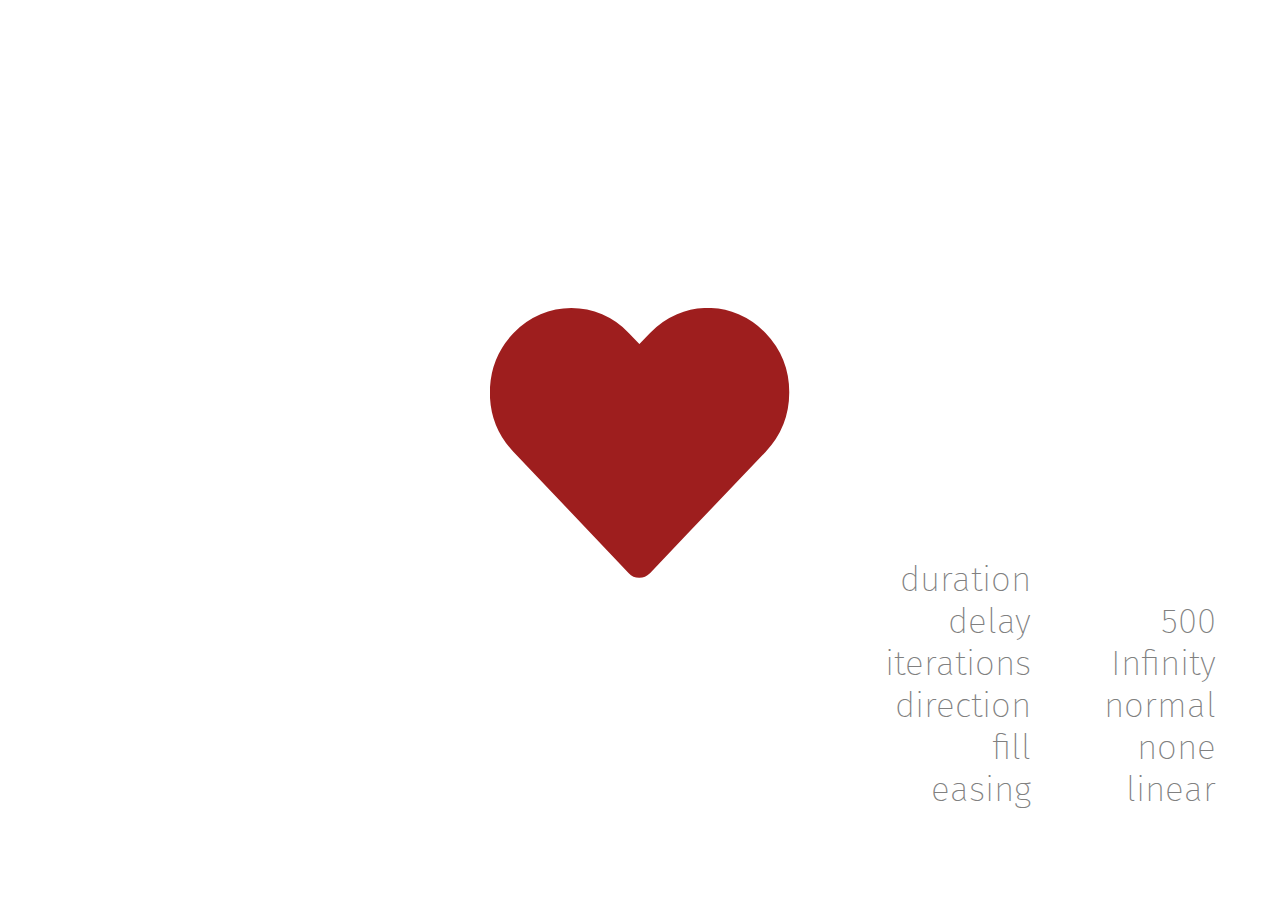
<file: heart/index.html>
<!doctype html>
<html lang="en">
  <head>
    <meta charset=utf-8>
    <title>heart</title>
    <style>
    @font-face {
	    font-family: 'firasans';
	    src: url("font/FiraSans-UltraLight.otf") format('opentype');
	  }

    html, body, main {
      height: 100%;
      overflow: hidden;
    }

    #animation {
      display: flex;
      justify-content: center;
      width: 100%;
      height: 100%
    }

    #animation>div {
      flex: auto;
    }

    .info {
      position: absolute;
      font-family: "firasans";
      font-size: 35px;
    }

    #keyframes {
      top: 10%;
      left: 5%;
    }

    #effect {
      bottom: 10%;
      right: 5%;
      text-align: right;
    }

    .info>div>div {
      display: inline-block;
    }

    #keyframes>div>div:first-child {
      min-width: 8em;
    }

    #effect>div>div:last-child {
      min-width: 5em;
    }

    #keyframes label {
      background-color: red;
      color: white;
    }

    #effect label {
      color: gray;
    }

    @keyframes anim {
      from {
        transform: scale(1);
      }
      to {
        transform: scale(2);
      }
    }

    #heart {
      mask-image: url("heart.svg");
      mask-repeat: no-repeat;
      mask-size: contain;
      background-color: #9E1E1E;
      position: relative;
      top: calc(50% - 150px);
      width: 300px;
      height: 300px;
      margin: auto;
      animation: anim 1s infinite;
    }

    </style>
  </head>
  <body role="document">
    <main>
      <section id="animation">
        <div>
          <div id="heart"></div>
        </div>
      </section>

      <section id="effect" class="info">
        <div id="duration">
          <div><label>duration</label></div>
          <div><label class="value"></label></div>
        </div>
        <div id="delay">
          <div><label>delay</label></div>
          <div><label class="value">500</label></div>
        </div>
        <div id="iterations">
          <div><label>iterations</label></div>
          <div><label class="value">Infinity</label></div>
        </div>
        <div id="direction">
          <div><label>direction</label></div>
          <div><label class="value">normal</label></div>
        </div>
        <div id="fill">
          <div><label>fill</label></div>
          <div><label class="value">none</label></div>
        </div>
        <div id="easing">
          <div><label>easing</label></div>
          <div><label class="value">linear</label></div>
        </div>
      </section>

      <section id="keyframes" class="info">
      </section>
    </main>
    <script>
    /*
    heart.animate(
      [
        {
          offset: 0,
          transform: "scale(1)",
          backgroundColor: "red",
          opacity: 0
        },
        {
          offset: 1,
          transform: "scale(2)",
          backgroundColor: "blue",
          opacity: 1
        }
      ],
      {
        duration: 1000,
        iterations: Infinity,
      });
    */
    let previousProperties = [];
    setInterval(() => {
      const animations = heart.getAnimations();
      if (animations.length === 0) {
        return;
      }

      const animation = animations[0];
      document.querySelector("#duration .value").textContent =
        animation.effect.timing.duration;
      document.querySelector("#delay .value").textContent =
        animation.effect.timing.delay;
      document.querySelector("#iterations .value").textContent =
        animation.effect.timing.iterations;
      document.querySelector("#direction .value").textContent =
        animation.effect.timing.direction;
      document.querySelector("#fill .value").textContent =
        animation.effect.timing.fill;
      document.querySelector("#easing .value").textContent =
        animation.effect.timing.easing;

      const keyframe = animation.effect.getKeyframes()[0];
      const currentProperties = [];
      for (let property in keyframe) {
        if (property === "offset" ||
            property === "computedOffset" ||
            property === "easing") {
          continue;
        }
        currentProperties.push(property);
      }

      if (previousProperties != currentProperties) {
        const keyframesElement = document.querySelector("#keyframes");
        keyframesElement.innerHTML = "";
        const durationElement = document.querySelector("#duration");
        currentProperties.forEach(currentProperty => {
          const container = document.importNode(durationElement, true);
          container.id = currentProperty;
          container.querySelector("label").textContent = currentProperty;
          keyframesElement.appendChild(container);
        });
      }

      const computedStyle = getComputedStyle(heart);
      currentProperties.forEach(currentProperty => {
        document.querySelector(`#${ currentProperty } .value`).textContent =
          computedStyle[currentProperty];
      });
    }, 100);
    </script>
  </body>
</html>
</file>
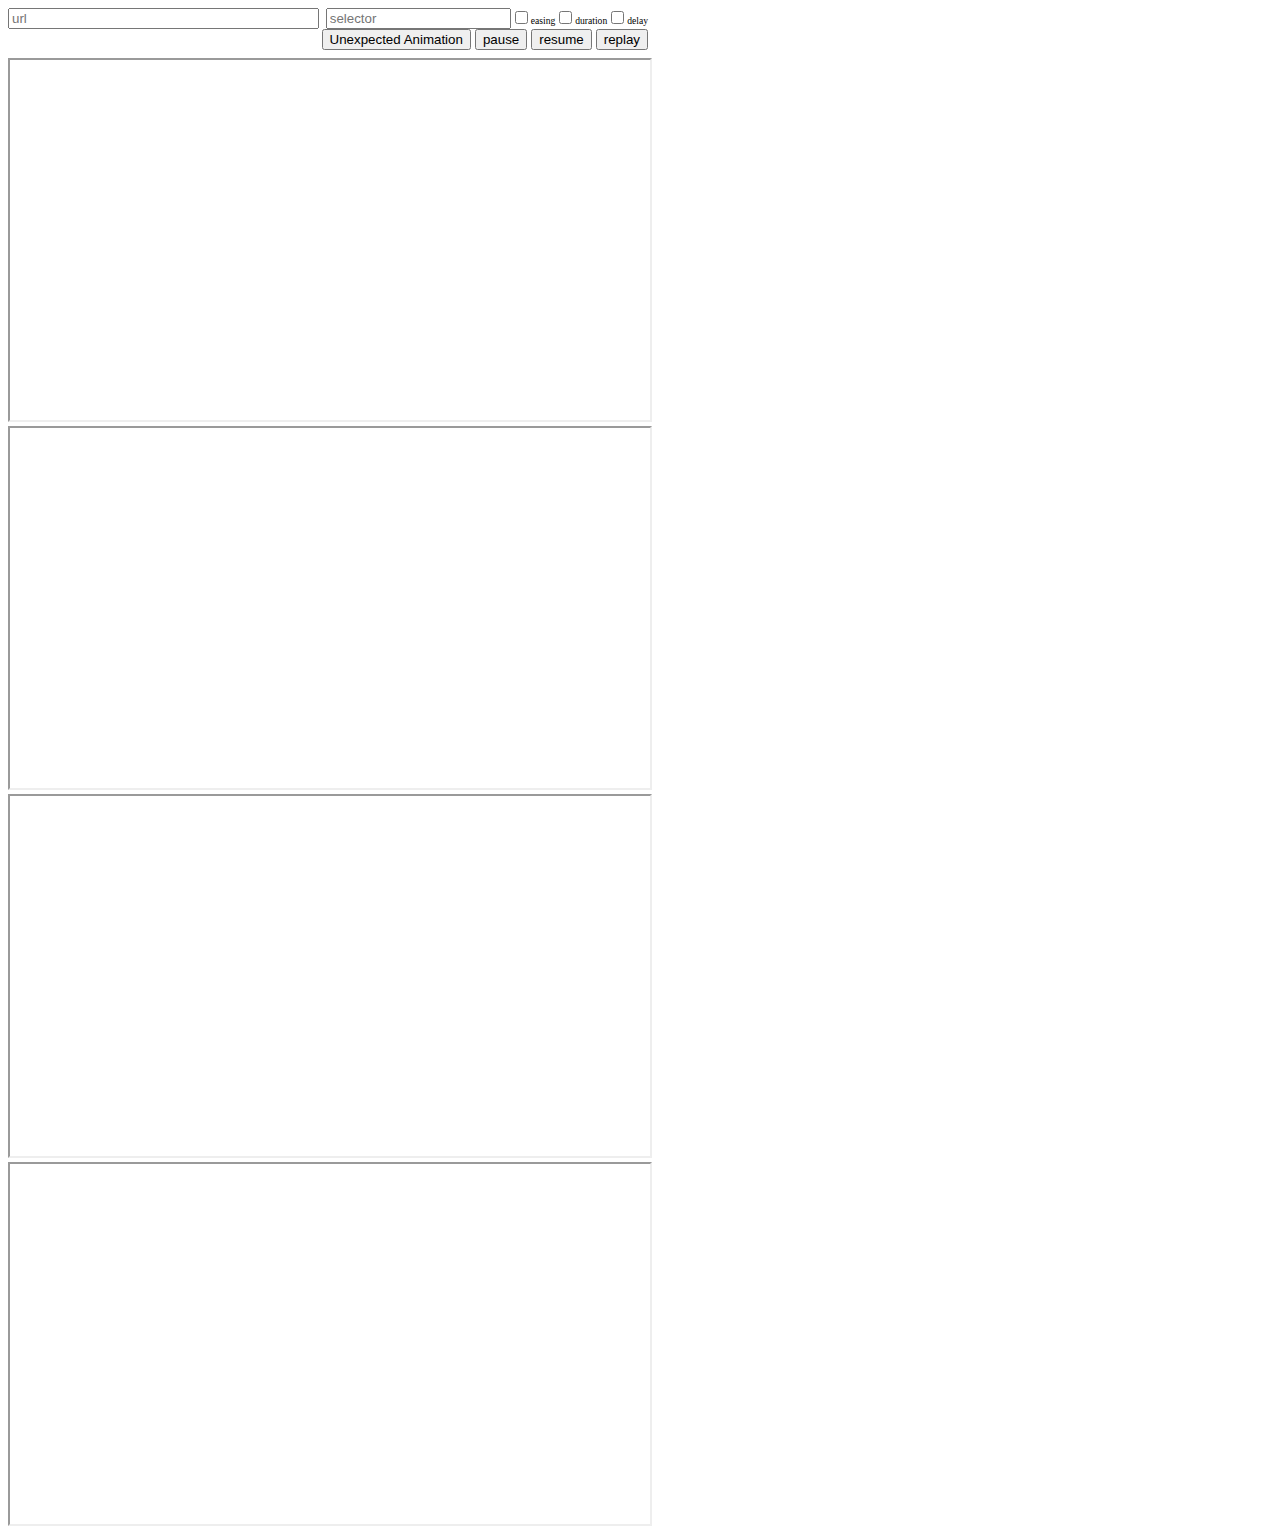
<file: UnexpectedAnimation/index.html>
<!doctype html>
<html>
  <head>
    <meta charset=utf-8>
    <link rel="stylesheet" href="main.css">
    <script src="main.js"></script>
    <title>Unexpected Animation</title>
  </head>
  <body>
    <header>
      <div>
        <input id="url" placeholder="url">
        <input id="selector" placeholder="selector">
        <label><input id="easing" type="checkbox">easing</label>
        <label><input id="duration" type="checkbox">duration</label>
        <label><input id="delay" type="checkbox">delay</label>
      </div>
      <div>
        <button id="unexpected">Unexpected Animation</button>
        <button id="pause">pause</button>
        <button id="resume">resume</button>
        <button id="replay">replay</button>
      </div>
    </header>
    <main>
    </main>
  </body>
</html>
</file>
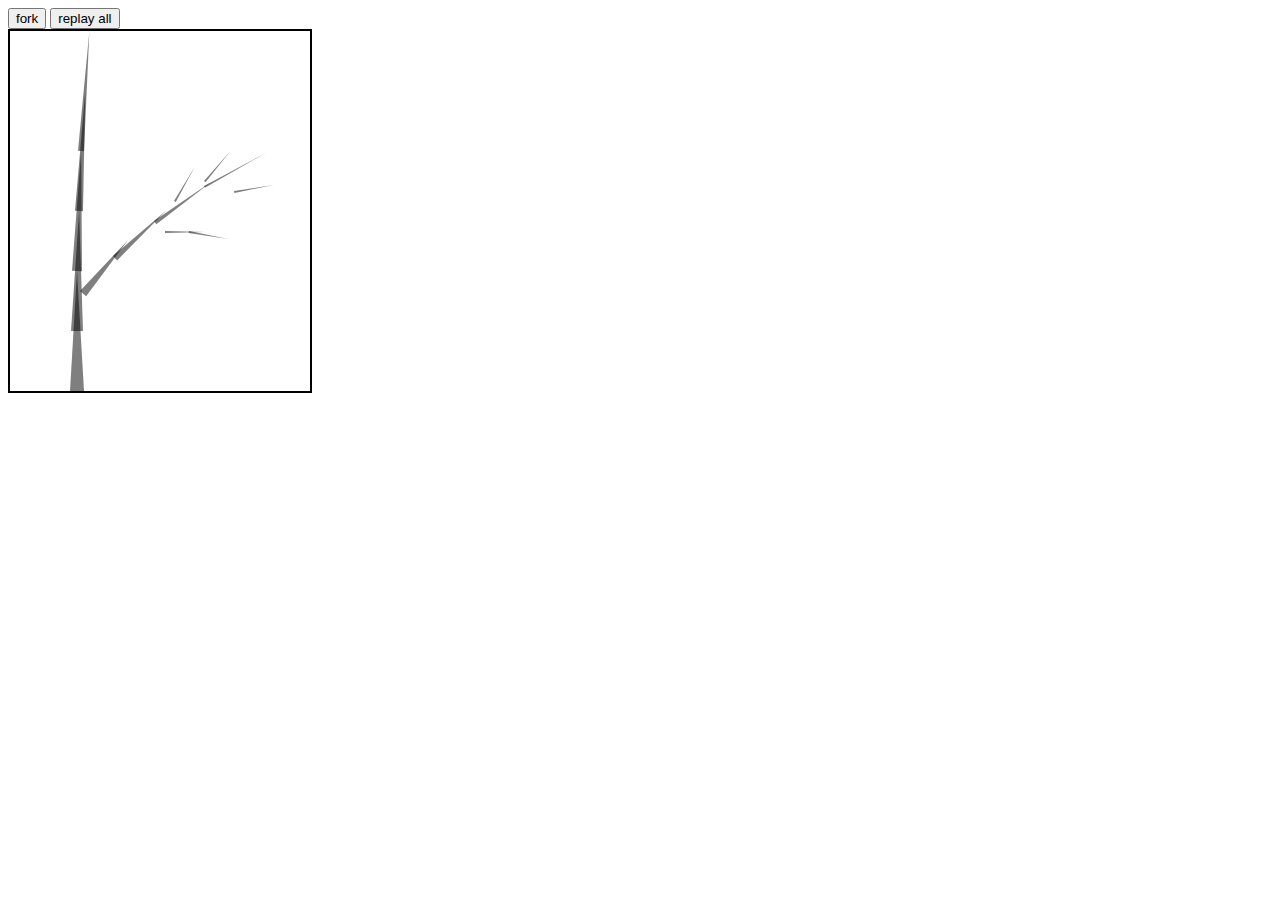
<file: UnexpectedAvars/index.html>
<!doctype html>
<html lang="en">
  <head>
    <meta charset=utf-8>
    <meta name="viewport" content="width=device-width, initial-scale=1">
    <link rel="stylesheet" href="index.css">
    <script src="index.js"></script>
    <title>evolution?</title>
  </head>
  <body>
    <main>
      <div>
        <button id="fork-button">fork</button>
        <button id="replay-all-button">replay all</button>
      </div>
    </main>
  </body>
</html>
</file>
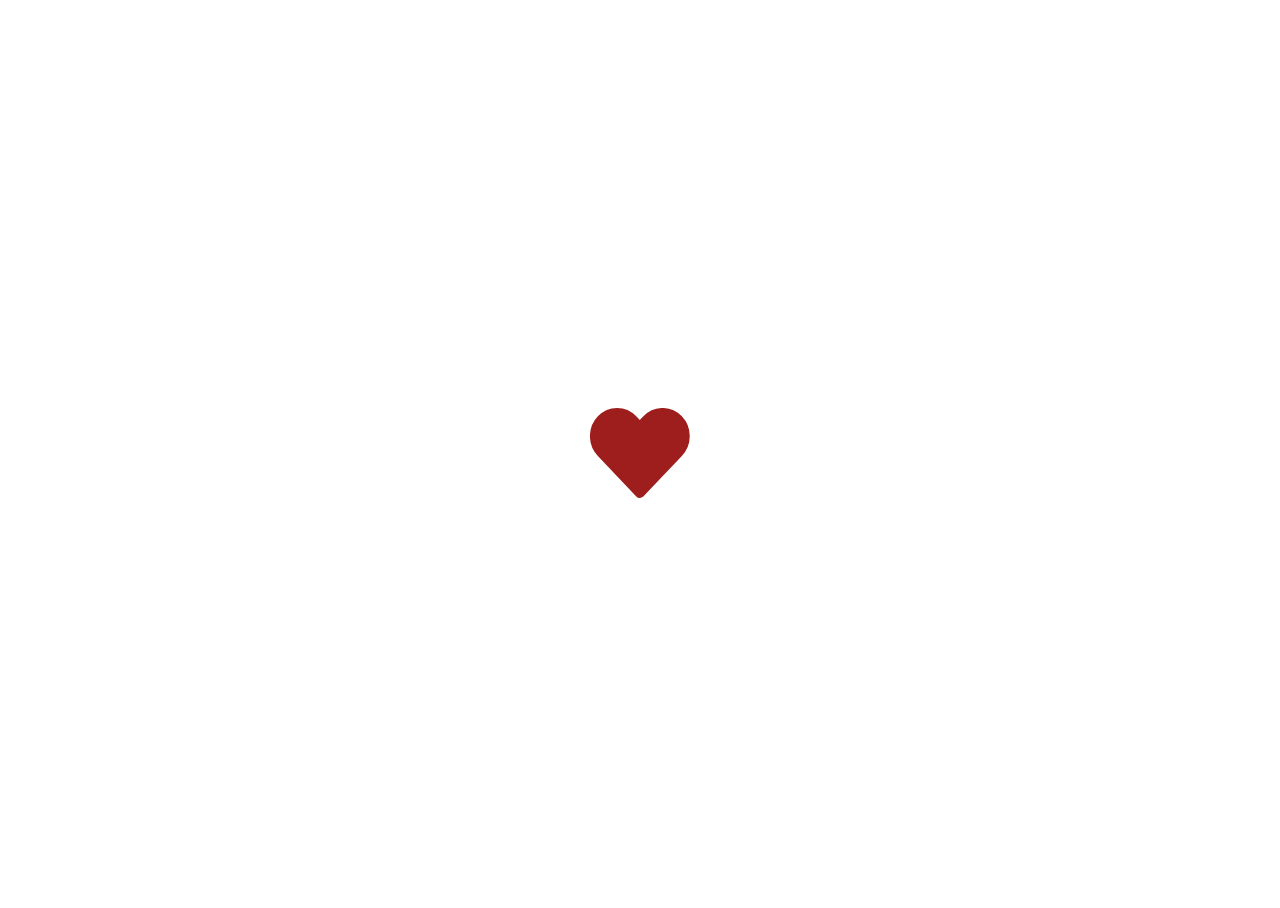
<file: UnexpectedAnimation/example/heart/index.html>
<!doctype html>
<html lang="en">
  <head>
    <meta charset=utf-8>
    <title>heart</title>
    <style>
    @font-face {
	    font-family: 'firasans';
	    src: url("font/FiraSans-UltraLight.otf") format('opentype');
	  }

    html, body, main {
      height: 100%;
      overflow: hidden;
    }

    #animation {
      display: flex;
      justify-content: center;
      width: 100%;
      height: 100%
    }

    #animation>div {
      flex: auto;
    }

    .info {
      position: absolute;
      font-family: "firasans";
      font-size: 35px;
    }

    #keyframes {
      top: 10%;
      left: 5%;
    }

    #effect {
      bottom: 10%;
      right: 5%;
      text-align: right;
    }

    .info>div>div {
      display: inline-block;
    }

    #keyframes>div>div:first-child {
      min-width: 8em;
    }

    #effect>div>div:last-child {
      min-width: 5em;
    }

    #keyframes label {
      background-color: red;
      color: white;
    }

    #effect label {
      background-color: red;
      color: white;
    }

    @keyframes anim {
      from {
        transform: scale(1);
        background-color: #9E1E1E;
      }
      to {
        transform: scale(2);
        background-color: #E57373;
      }
    }

    #heart {
      mask-image: url("heart.svg");
      mask-repeat: no-repeat;
      mask-size: contain;
      background-color: #9E1E1E;
      position: relative;
      top: calc(50% - 50px);
      width: 100px;
      height: 100px;
      margin: auto;
      animation: anim 1s infinite alternate;
    }

    </style>
  </head>
  <body role="document">
    <main>
      <section id="animation">
        <div>
          <div id="heart"></div>
        </div>
      </section>
    </main>
  </body>
</html>
</file>
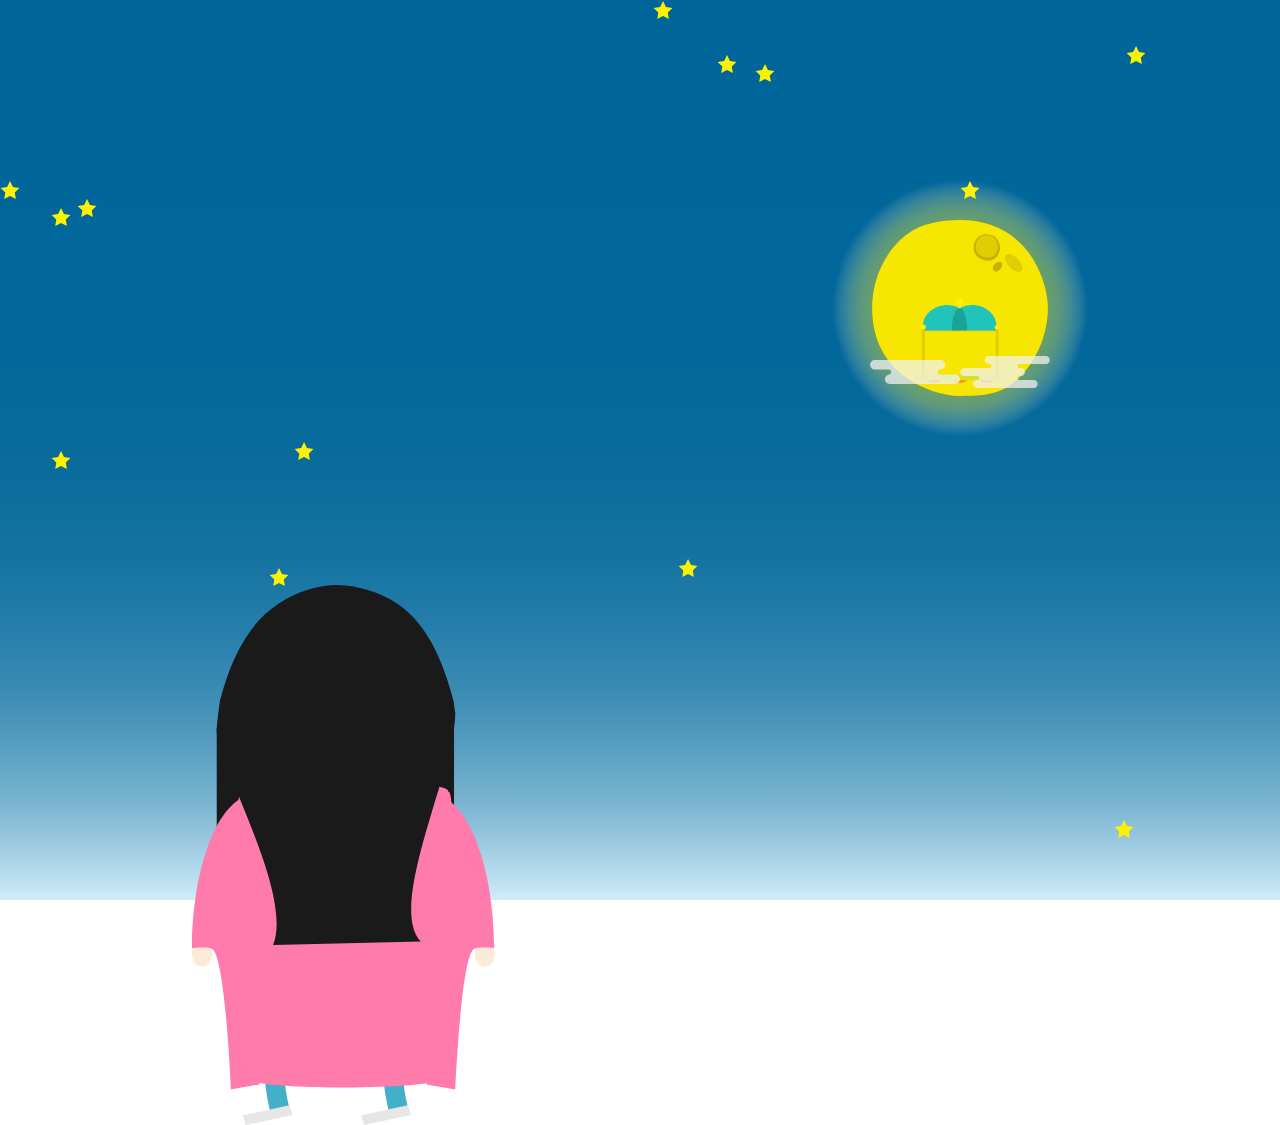
<file: UnexpectedAnimation/example/scene-mayreturn/index.html>
<!doctype html>
<html>
  <head>
    <meta charset=utf-8>
    <style>
    body {
      overflow: hidden;
    }
    </style>
    <link rel="stylesheet" href="scene-mayreturn.css">
    <script src="scene-mayreturn.js"></script>
    <title>May return</title>
  </head>
  <body>
    <section id="scene-mayreturn">
      <img class="tsuki" src="materials/mayreturn-tsuki.svg">
      <div class="hoshis"></div>
      <img class="kawa" src="materials/mayreturn-kawa.svg">
      <div class="kuruma-container">
        <img class="kuruma" src="materials/mayreturn-kuruma.svg">
        <img class="kumo-1" src="materials/mayreturn-kumo-1.svg">
        <img class="kumo-2" src="materials/mayreturn-kumo-2.svg">
      </div>
      <img class="hime" src="materials/mayreturn-hime.svg">
    </section>
  </body>
</html>
</file>
<file: UnexpectedAnimation/main.css>
/** header part **/
header {
  margin: 0 0 0.5em 0;
}

header div {
  width: 640px;
}

header div:nth-child(1) {
  display: flex;
}

header div:nth-child(2) {
  text-align: right;
}

#url {
  flex: 1 1 auto;
  align-self: flex-start;
  margin-right: 0.5em;
}

header div label {
  font-size: 0.6em;
}

/** main part **/
main iframe {
  width: 640px;
  height: 360px;
}
</file>
<file: UnexpectedAvars/index.css>
.container {
  display: inline-block;
  position: relative;
  width: 300px;
  height: 360px;
  border: 2px solid black;
  margin-right: 4px;
}

.node {
  width: 0;
  height: 0;
  position: absolute;
  border-left: 0px solid transparent;
  border-right: 0px solid transparent;
  border-bottom: 0px solid black;
  opacity: 0.5;
}
</file>
<file: UnexpectedAnimation/example/scene-mayreturn/scene-mayreturn.css>
#scene-mayreturn {
  position: absolute;
  top: 0;
  bottom: 0;
  left: 0;
  right: 0;
  background-image: url(materials/mayreturn-background.svg);
  background-size: cover;
}

#scene-mayreturn .tsuki {
  position: absolute;
  top: 20%;
  right: 15%;
  width: 20%;
}

#scene-mayreturn .hoshis {
  position: absolute;
  top: 0;
  left: 0;
  width: 100%;
  height: 100%;
}

#scene-mayreturn .hoshi {
  position: absolute;
  background-image: url(materials/mayreturn-hoshi.svg);
  background-size: cover;
  width: 20px;
  height: 20px;
}

@keyframes mayreturn-show-kawa {
  to {
    opacity: 1;
  }
}

#scene-mayreturn .kawa {
  position: absolute;
  top: 41%;
  left: -22%;
  width: 100%;
  opacity: 0;
  animation: mayreturn-show-kawa 3s 0s ease-in forwards;
}

@keyframes mayreturn-gatagoto {
  from {
    transform: rotate(-5deg);
  }
  to {
    transform: rotate(5deg);
  }
}

@keyframes mayreturn-come-kuruma {
  to {
    transform: translate(-724%, 260%) scale(3);
  }
}

@keyframes mayreturn-return-kuruma {
  from {
    transform: translate(-724%, 260%) scale(3);
  }
  to {
    transform: translate(0%, 0%) scale(1);
  }
}

#scene-mayreturn .kuruma-container {
  position: absolute;
  top: 33%;
  right: 21.5%;
  width: 7%;
  animation: mayreturn-come-kuruma 5s 4s cubic-bezier(0.95, 0.05, 0.795, 0.035) forwards,
             mayreturn-return-kuruma 20s 10s linear infinite
}

#scene-mayreturn .kuruma {
  animation: mayreturn-gatagoto 2s 4s ease-in alternate infinite;
}

@keyframes mayreturn-kumo {
  to {
    opacity: 0;
  }
}

#scene-mayreturn .kumo-1 {
  position: absolute;
  top: 65%;
  left: 50%;
  width: 100%;
  animation: mayreturn-kumo 7s linear alternate infinite;
}

#scene-mayreturn .kumo-2 {
  position: absolute;
  top: 70%;
  left: -50%;
  width: 100%;
  animation: mayreturn-kumo 7s 2s linear alternate infinite;
}

@keyframes mayreturn-ride-hime {
  to {
    transform: translate(0, -31%) scale(0.3);
  }
}

@keyframes mayreturn-return-hime {
  from {
    transform: translate(0, -28%) scale(0.3);
  }
  to {
    transform: translate(267%, -90%) scale(0.1);
  }
}

@keyframes mayreturn-dammy {
  to {
    opacity: 1;
  }
}

#scene-mayreturn .hime {
  position: absolute;
  left: 15%;
  bottom: -25%;
  height: 60%;
  z-index: 1;
  animation: mayreturn-ride-hime 1s 9s forwards,
             mayreturn-return-hime 20s 10s linear infinite,
             mayreturn-dammy 5s 10s linear;
}
</file>
